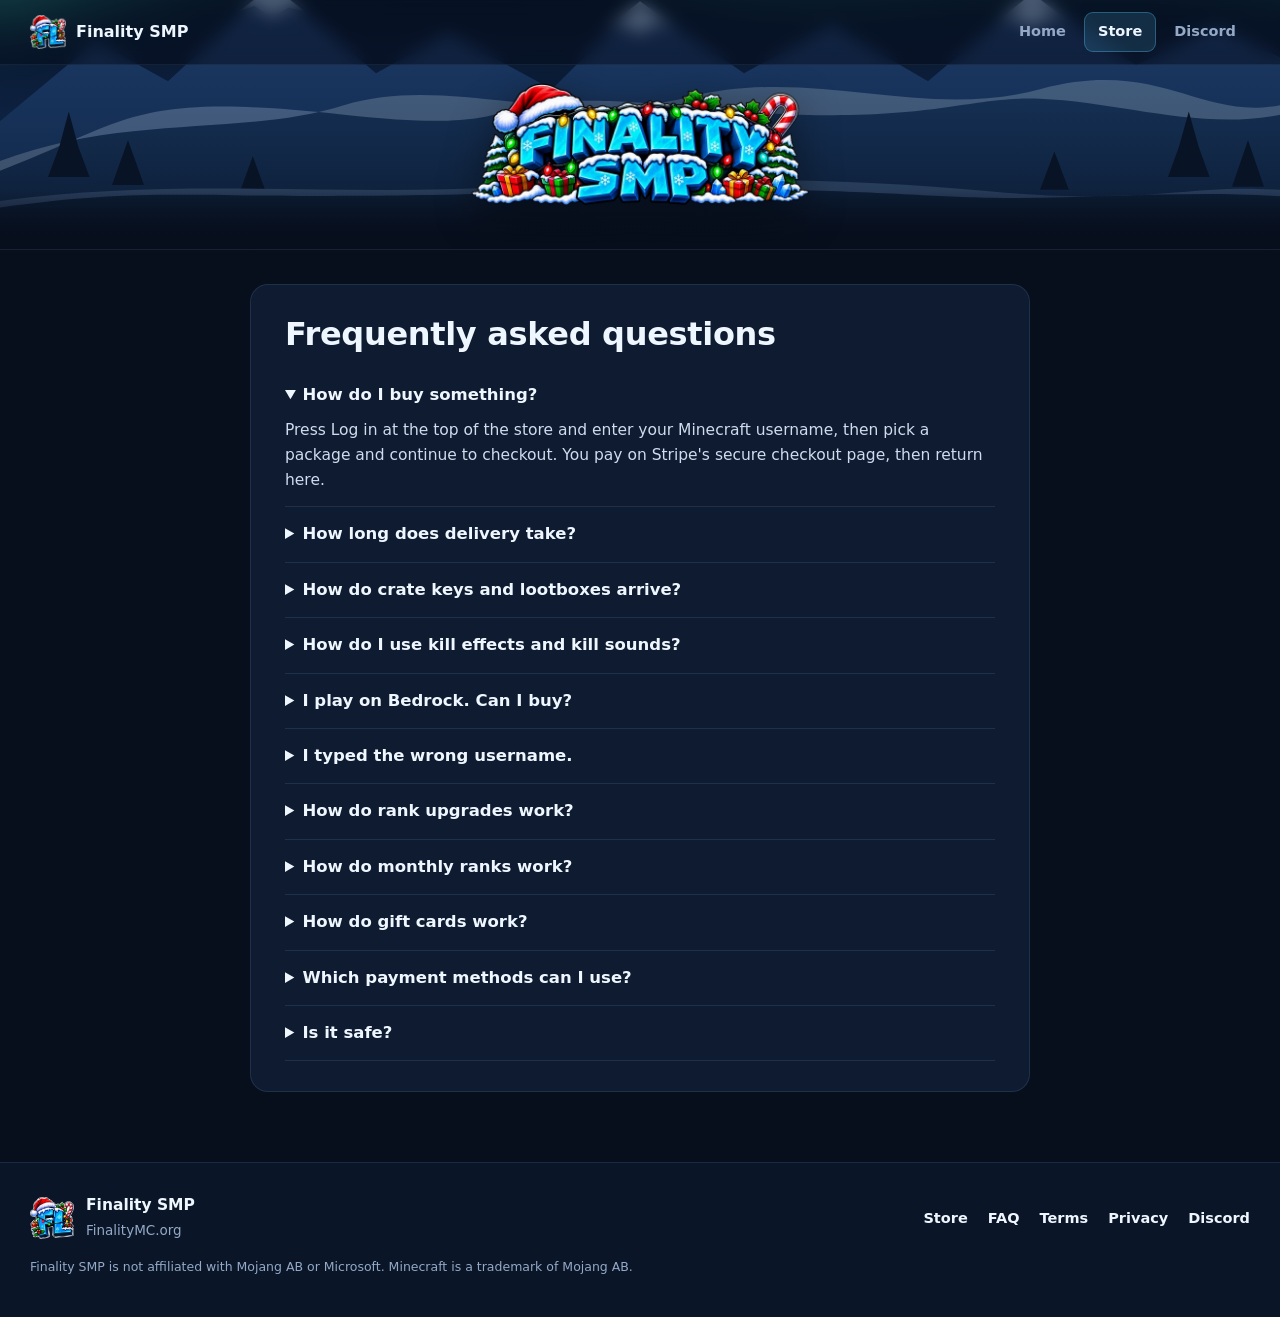
<file: faq.html>
<!doctype html>
<html lang="en">
<head>
<meta charset="utf-8">
<meta name="viewport" content="width=device-width, initial-scale=1">
<meta http-equiv="Content-Security-Policy" content="default-src 'self'; script-src 'self'; style-src 'self' https://fonts.googleapis.com; font-src https://fonts.gstatic.com; img-src 'self' https: data:; base-uri 'none'; form-action 'none'; object-src 'none'">
<title>FAQ · Finality SMP Store</title>
<meta name="theme-color" content="#070e1c">
<link rel="icon" href="assets/img/favicon.png" type="image/png">
<link rel="stylesheet" href="https://fonts.googleapis.com/css2?family=Plus+Jakarta+Sans:wght@400;500;600;700;800&display=swap">
<link rel="stylesheet" href="assets/store.css">
</head>
<body>
<header class="hero compact">
  <nav class="topnav" aria-label="Main">
    <div class="wrap topnav-inner">
      <a class="brand" href="./"><img src="assets/img/logo.webp" alt="" width="36" height="36"><span>Finality SMP</span></a>
      <div class="navlinks">
        <a class="navlink" href="https://guide.finalitymc.org/">Home</a>
        <a class="navlink on" href="./">Store</a>
        <a class="navlink" href="https://discord.gg/tmEXFTuJkz" target="_blank" rel="noopener">Discord</a>
      </div>
    </div>
  </nav>
  <div class="wrap compact-inner"><a href="./" class="compact-banner"><img src="assets/img/banner-sm.webp" alt="Finality SMP" width="700" height="260"></a></div>
</header>
<div class="wrap page"><article>
<h1>Frequently asked questions</h1>
<details class="faq" open><summary>How do I buy something?</summary><p>Press Log in at the top of the store and enter your Minecraft username, then pick a package and continue to checkout. You pay on Stripe's secure checkout page, then return here.</p></details>
<details class="faq"><summary>How long does delivery take?</summary><p>Usually under a minute. If you're offline, your items wait and are delivered automatically when you next join. Bank payments are delivered once the bank confirms them.</p></details>
<details class="faq"><summary>How do crate keys and lootboxes arrive?</summary><p>They go straight into your inventory, so you need to be online with a free slot. If you are offline when you pay, they are delivered the next time you join. Use keys on the crates at spawn, and right-click a lootbox to open it.</p></details>
<details class="faq"><summary>How do I use kill effects and kill sounds?</summary><p>Bundles and the Complete Collection unlock straight away. Type <b>/ke</b> in game and pick the effect or sound you want to equip. They are cosmetic only and change nothing about combat.</p></details>
<details class="faq"><summary>I play on Bedrock. Can I buy?</summary><p>Yes. Choose Bedrock and enter your Xbox gamertag exactly as it appears in game, including spaces.</p></details>
<details class="faq"><summary>I typed the wrong username.</summary><p>Open a ticket on our Discord with the email you paid with and the correct username. We'll move the purchase for you.</p></details>
<details class="faq"><summary>How do rank upgrades work?</summary><p>If you already own a rank, buy the upgrade package and you only pay the difference. Upgrades are checked against your purchase history before they're delivered.</p></details>
<details class="faq"><summary>How do monthly ranks work?</summary><p>Monthly ranks renew automatically each month. Cancel any time from the link in your Stripe receipt email. Your rank stays until the end of the period you've paid for.</p></details>
<details class="faq"><summary>How do gift cards work?</summary><p>After buying a gift card, its owner receives a single-use code in-game. Enter it in the "Add promotion code" box at checkout.</p></details>
<details class="faq"><summary>Which payment methods can I use?</summary><p>Cards, Apple Pay, Google Pay, PayPal and bank payments, depending on your country. You'll see the options available to you at checkout.</p></details>
<details class="faq"><summary>Is it safe?</summary><p>Payments are handled entirely by Stripe, a payment provider used by millions of businesses. Your card details never touch our servers.</p></details>
</article></div>
<footer class="footer">
  <div class="wrap footer-inner">
    <div class="footer-brand"><img src="assets/img/logo.webp" alt="" width="44" height="44"><div><b>Finality SMP</b><span>FinalityMC.org</span></div></div>
    <nav class="footer-links" aria-label="Footer"><a href="./">Store</a><a href="faq.html">FAQ</a><a href="terms.html">Terms</a><a href="privacy.html">Privacy</a><a href="https://discord.gg/tmEXFTuJkz" target="_blank" rel="noopener">Discord</a></nav>
    <p class="legal">Finality SMP is not affiliated with Mojang AB or Microsoft. Minecraft is a trademark of Mojang AB.</p>
  </div>
</footer>
</body>
</html>
</file>
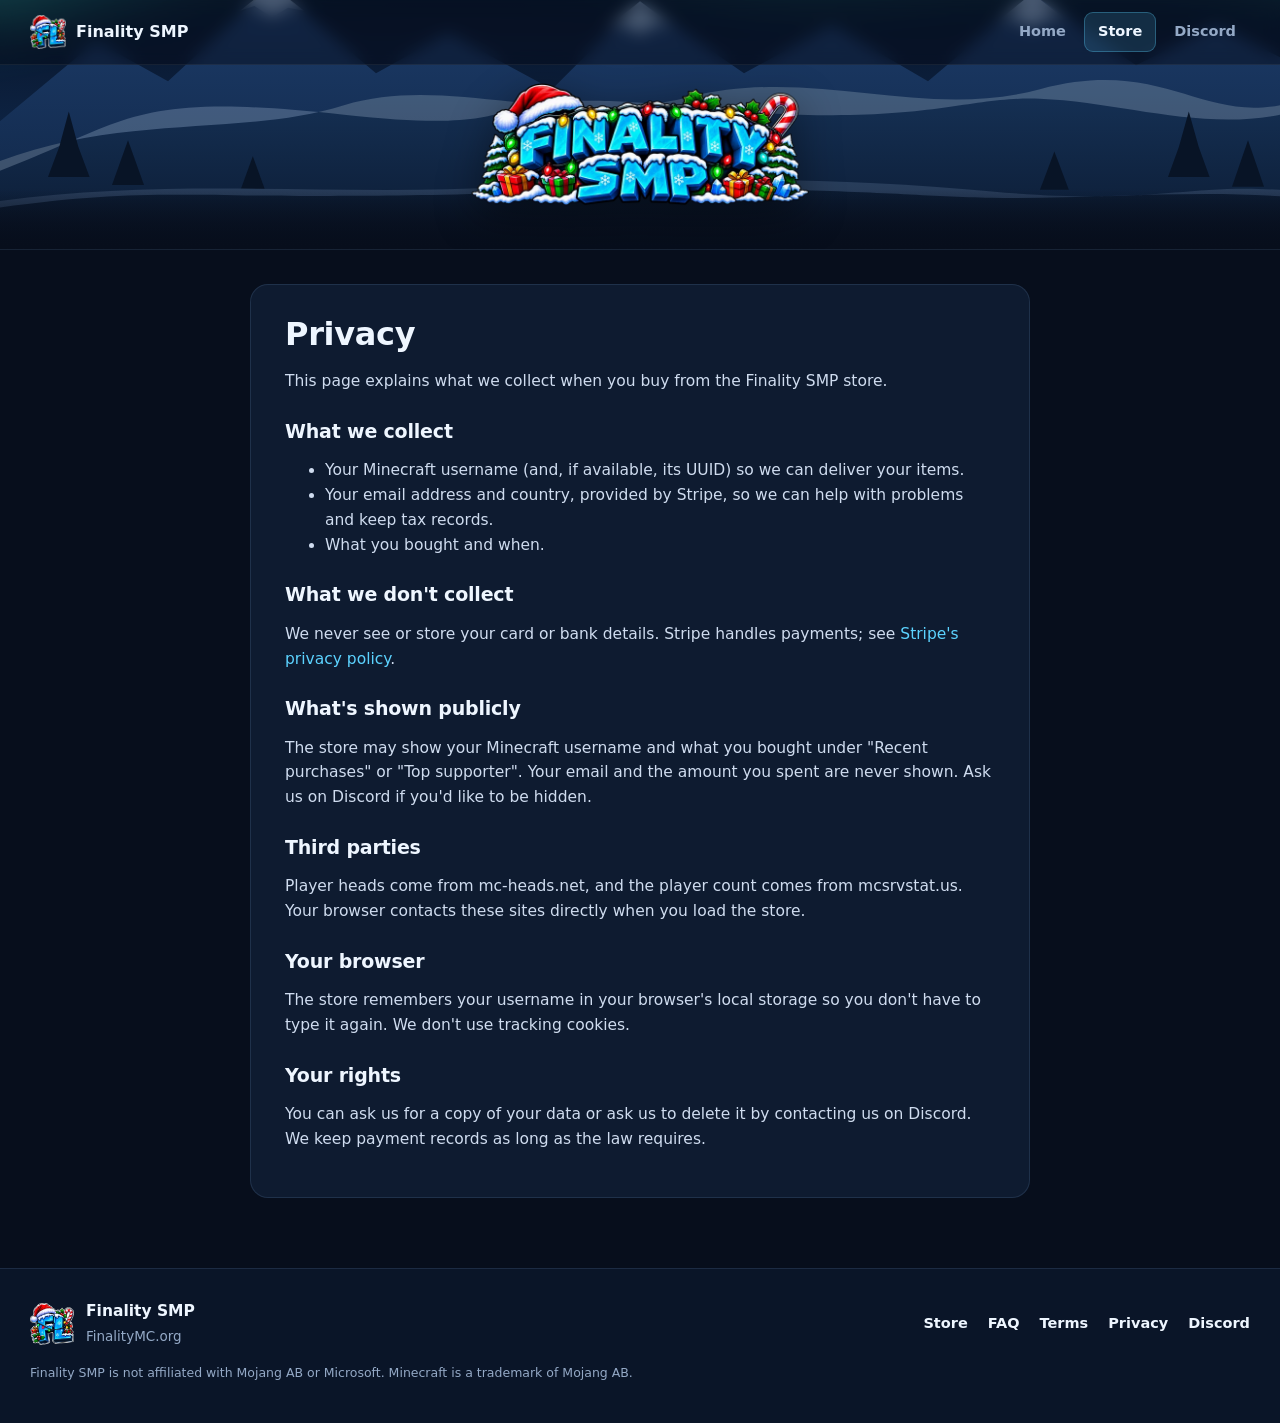
<file: privacy.html>
<!doctype html>
<html lang="en">
<head>
<meta charset="utf-8">
<meta name="viewport" content="width=device-width, initial-scale=1">
<meta http-equiv="Content-Security-Policy" content="default-src 'self'; script-src 'self'; style-src 'self' https://fonts.googleapis.com; font-src https://fonts.gstatic.com; img-src 'self' https: data:; base-uri 'none'; form-action 'none'; object-src 'none'">
<title>Privacy · Finality SMP Store</title>
<meta name="theme-color" content="#070e1c">
<link rel="icon" href="assets/img/favicon.png" type="image/png">
<link rel="stylesheet" href="https://fonts.googleapis.com/css2?family=Plus+Jakarta+Sans:wght@400;500;600;700;800&display=swap">
<link rel="stylesheet" href="assets/store.css">
</head>
<body>
<header class="hero compact">
  <nav class="topnav" aria-label="Main">
    <div class="wrap topnav-inner">
      <a class="brand" href="./"><img src="assets/img/logo.webp" alt="" width="36" height="36"><span>Finality SMP</span></a>
      <div class="navlinks">
        <a class="navlink" href="https://guide.finalitymc.org/">Home</a>
        <a class="navlink on" href="./">Store</a>
        <a class="navlink" href="https://discord.gg/tmEXFTuJkz" target="_blank" rel="noopener">Discord</a>
      </div>
    </div>
  </nav>
  <div class="wrap compact-inner"><a href="./" class="compact-banner"><img src="assets/img/banner-sm.webp" alt="Finality SMP" width="700" height="260"></a></div>
</header>
<div class="wrap page"><article>
<h1>Privacy</h1>
<p>This page explains what we collect when you buy from the Finality SMP store.</p>
<h2>What we collect</h2>
<ul>
<li>Your Minecraft username (and, if available, its UUID) so we can deliver your items.</li>
<li>Your email address and country, provided by Stripe, so we can help with problems and keep tax records.</li>
<li>What you bought and when.</li>
</ul>
<h2>What we don't collect</h2>
<p>We never see or store your card or bank details. Stripe handles payments; see <a href="https://stripe.com/privacy" rel="noopener noreferrer">Stripe's privacy policy</a>.</p>
<h2>What's shown publicly</h2>
<p>The store may show your Minecraft username and what you bought under "Recent purchases" or "Top supporter". Your email and the amount you spent are never shown. Ask us on Discord if you'd like to be hidden.</p>
<h2>Third parties</h2>
<p>Player heads come from mc-heads.net, and the player count comes from mcsrvstat.us. Your browser contacts these sites directly when you load the store.</p>
<h2>Your browser</h2>
<p>The store remembers your username in your browser's local storage so you don't have to type it again. We don't use tracking cookies.</p>
<h2>Your rights</h2>
<p>You can ask us for a copy of your data or ask us to delete it by contacting us on Discord. We keep payment records as long as the law requires.</p>
</article></div>
<footer class="footer">
  <div class="wrap footer-inner">
    <div class="footer-brand"><img src="assets/img/logo.webp" alt="" width="44" height="44"><div><b>Finality SMP</b><span>FinalityMC.org</span></div></div>
    <nav class="footer-links" aria-label="Footer"><a href="./">Store</a><a href="faq.html">FAQ</a><a href="terms.html">Terms</a><a href="privacy.html">Privacy</a><a href="https://discord.gg/tmEXFTuJkz" target="_blank" rel="noopener">Discord</a></nav>
    <p class="legal">Finality SMP is not affiliated with Mojang AB or Microsoft. Minecraft is a trademark of Mojang AB.</p>
  </div>
</footer>
</body>
</html>
</file>
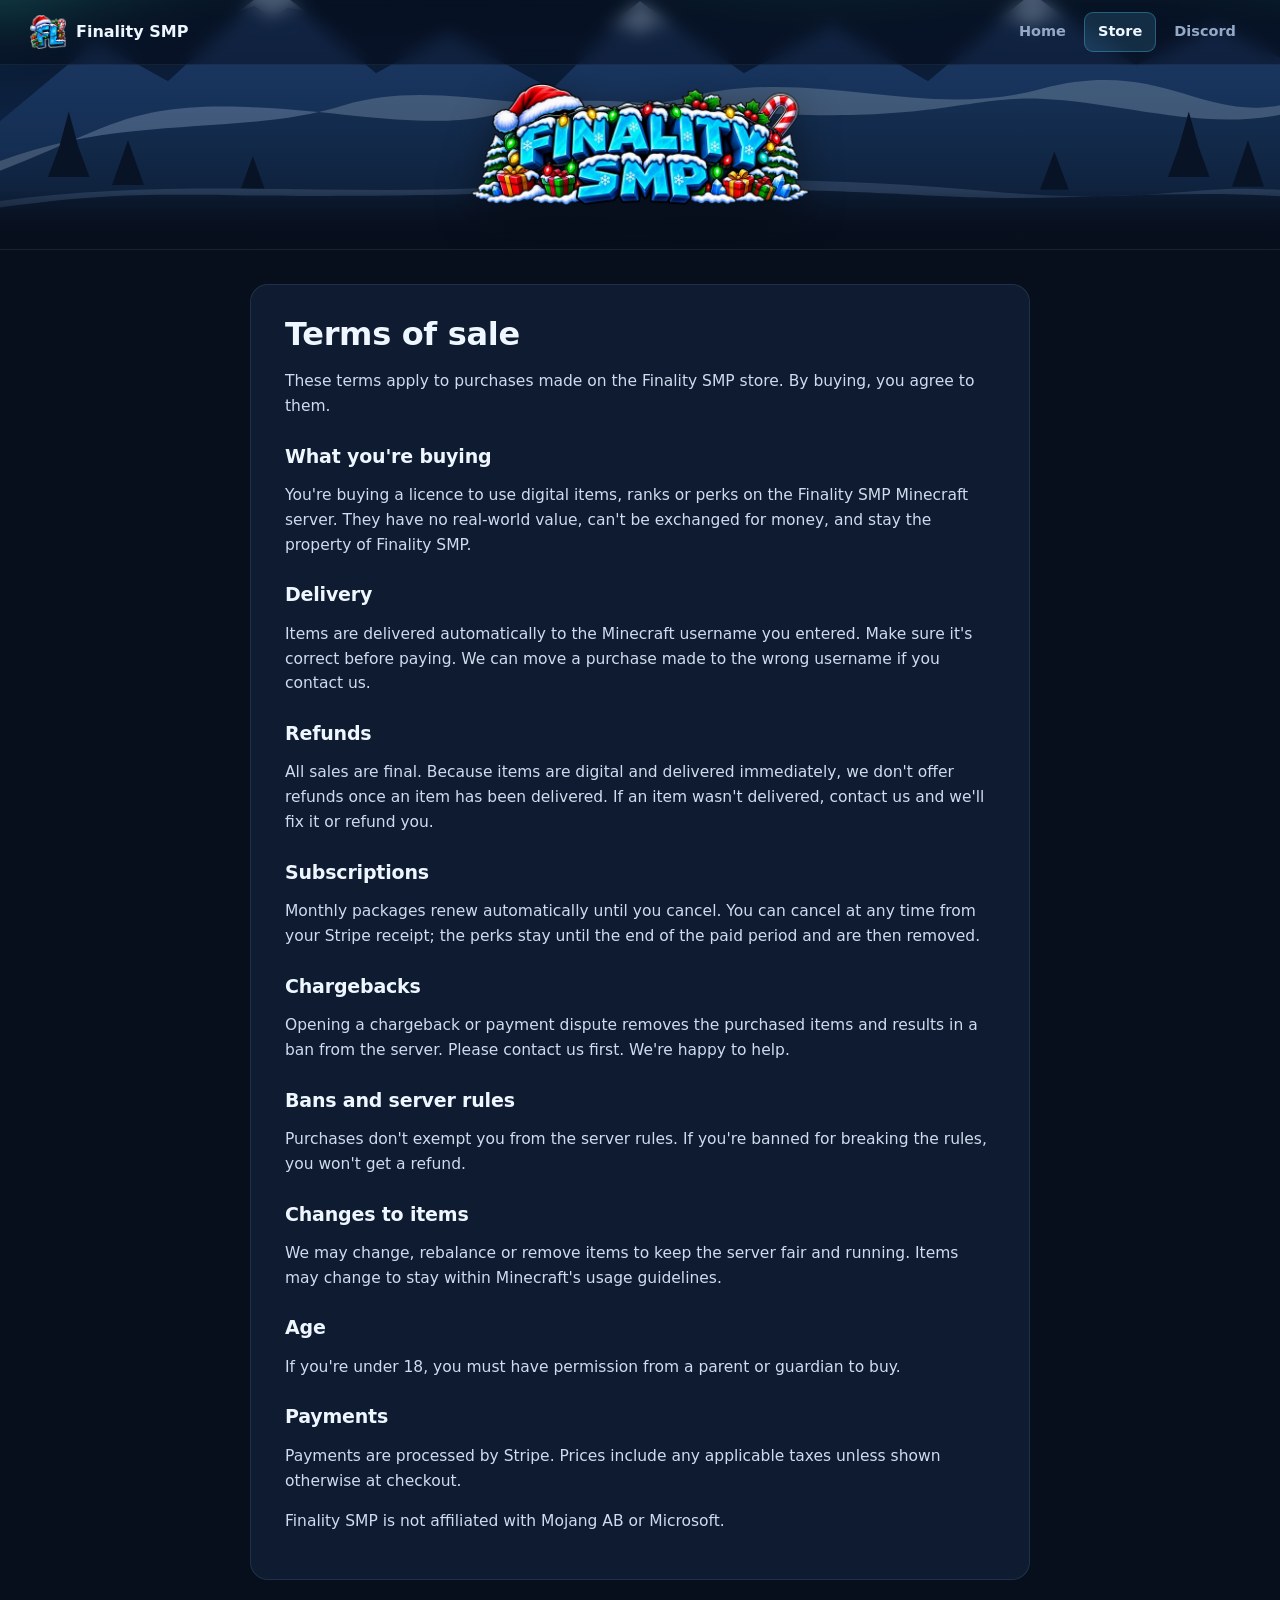
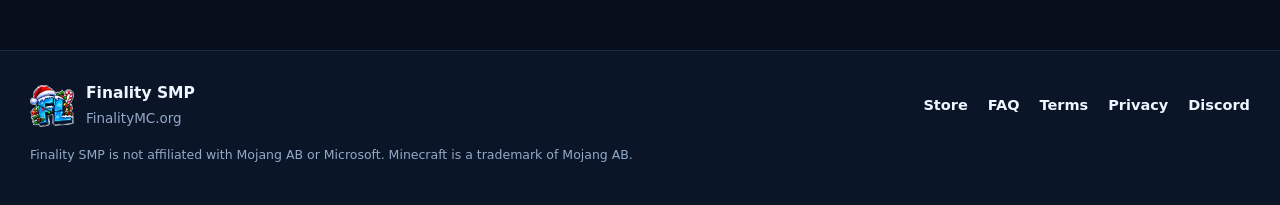
<file: terms.html>
<!doctype html>
<html lang="en">
<head>
<meta charset="utf-8">
<meta name="viewport" content="width=device-width, initial-scale=1">
<meta http-equiv="Content-Security-Policy" content="default-src 'self'; script-src 'self'; style-src 'self' https://fonts.googleapis.com; font-src https://fonts.gstatic.com; img-src 'self' https: data:; base-uri 'none'; form-action 'none'; object-src 'none'">
<title>Terms · Finality SMP Store</title>
<meta name="theme-color" content="#070e1c">
<link rel="icon" href="assets/img/favicon.png" type="image/png">
<link rel="stylesheet" href="https://fonts.googleapis.com/css2?family=Plus+Jakarta+Sans:wght@400;500;600;700;800&display=swap">
<link rel="stylesheet" href="assets/store.css">
</head>
<body>
<header class="hero compact">
  <nav class="topnav" aria-label="Main">
    <div class="wrap topnav-inner">
      <a class="brand" href="./"><img src="assets/img/logo.webp" alt="" width="36" height="36"><span>Finality SMP</span></a>
      <div class="navlinks">
        <a class="navlink" href="https://guide.finalitymc.org/">Home</a>
        <a class="navlink on" href="./">Store</a>
        <a class="navlink" href="https://discord.gg/tmEXFTuJkz" target="_blank" rel="noopener">Discord</a>
      </div>
    </div>
  </nav>
  <div class="wrap compact-inner"><a href="./" class="compact-banner"><img src="assets/img/banner-sm.webp" alt="Finality SMP" width="700" height="260"></a></div>
</header>
<div class="wrap page"><article>
<h1>Terms of sale</h1>
<p>These terms apply to purchases made on the Finality SMP store. By buying, you agree to them.</p>
<h2>What you're buying</h2>
<p>You're buying a licence to use digital items, ranks or perks on the Finality SMP Minecraft server. They have no real-world value, can't be exchanged for money, and stay the property of Finality SMP.</p>
<h2>Delivery</h2>
<p>Items are delivered automatically to the Minecraft username you entered. Make sure it's correct before paying. We can move a purchase made to the wrong username if you contact us.</p>
<h2>Refunds</h2>
<p>All sales are final. Because items are digital and delivered immediately, we don't offer refunds once an item has been delivered. If an item wasn't delivered, contact us and we'll fix it or refund you.</p>
<h2>Subscriptions</h2>
<p>Monthly packages renew automatically until you cancel. You can cancel at any time from your Stripe receipt; the perks stay until the end of the paid period and are then removed.</p>
<h2>Chargebacks</h2>
<p>Opening a chargeback or payment dispute removes the purchased items and results in a ban from the server. Please contact us first. We're happy to help.</p>
<h2>Bans and server rules</h2>
<p>Purchases don't exempt you from the server rules. If you're banned for breaking the rules, you won't get a refund.</p>
<h2>Changes to items</h2>
<p>We may change, rebalance or remove items to keep the server fair and running. Items may change to stay within Minecraft's usage guidelines.</p>
<h2>Age</h2>
<p>If you're under 18, you must have permission from a parent or guardian to buy.</p>
<h2>Payments</h2>
<p>Payments are processed by Stripe. Prices include any applicable taxes unless shown otherwise at checkout.</p>
<p>Finality SMP is not affiliated with Mojang AB or Microsoft.</p>
</article></div>
<footer class="footer">
  <div class="wrap footer-inner">
    <div class="footer-brand"><img src="assets/img/logo.webp" alt="" width="44" height="44"><div><b>Finality SMP</b><span>FinalityMC.org</span></div></div>
    <nav class="footer-links" aria-label="Footer"><a href="./">Store</a><a href="faq.html">FAQ</a><a href="terms.html">Terms</a><a href="privacy.html">Privacy</a><a href="https://discord.gg/tmEXFTuJkz" target="_blank" rel="noopener">Discord</a></nav>
    <p class="legal">Finality SMP is not affiliated with Mojang AB or Microsoft. Minecraft is a trademark of Mojang AB.</p>
  </div>
</footer>
</body>
</html>
</file>
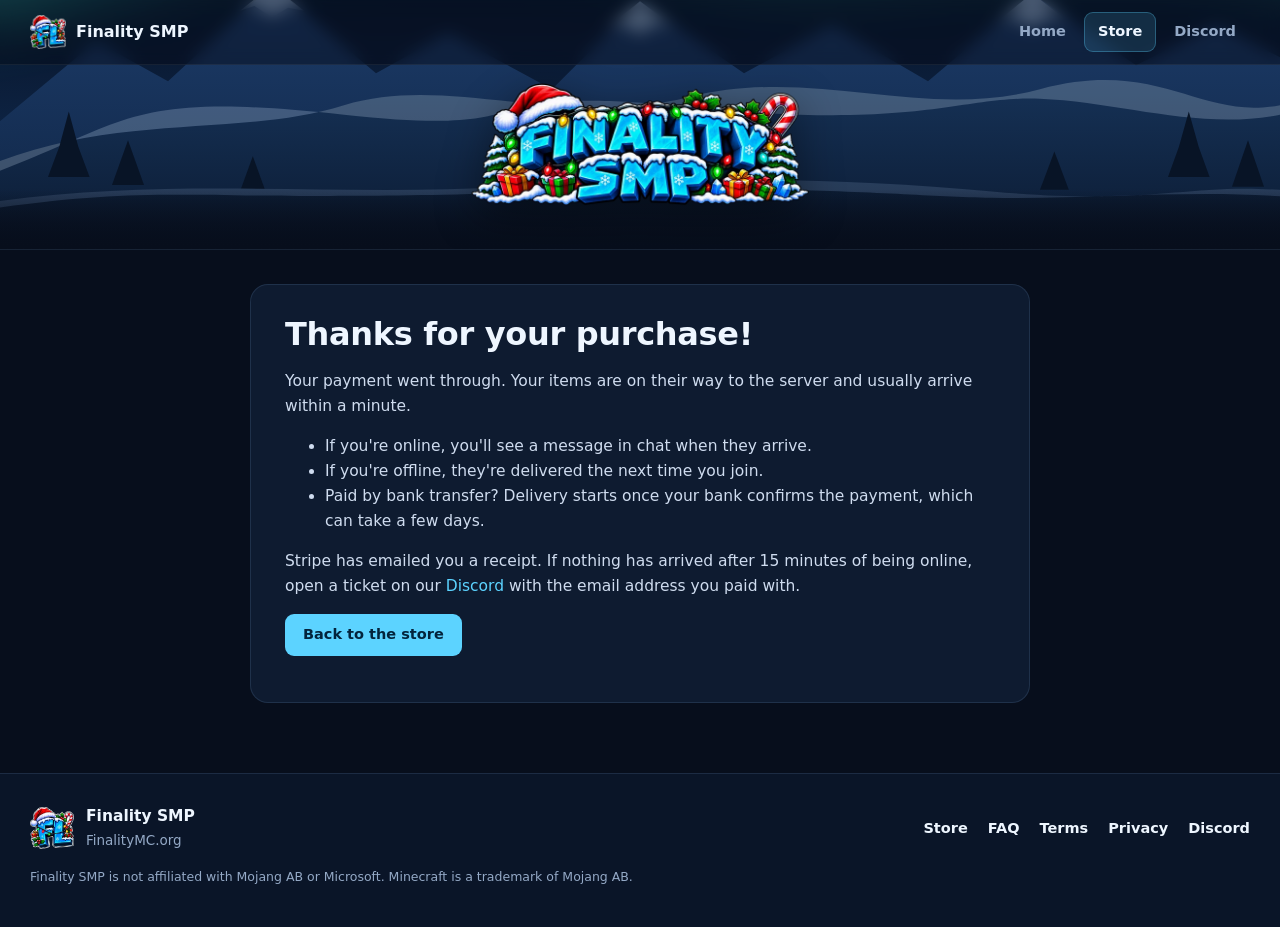
<file: thanks.html>
<!doctype html>
<html lang="en">
<head>
<meta charset="utf-8">
<meta name="viewport" content="width=device-width, initial-scale=1">
<meta http-equiv="Content-Security-Policy" content="default-src 'self'; script-src 'self'; style-src 'self' https://fonts.googleapis.com; font-src https://fonts.gstatic.com; img-src 'self' https: data:; base-uri 'none'; form-action 'none'; object-src 'none'">
<title>Thank you · Finality SMP Store</title>
<meta name="theme-color" content="#070e1c">
<link rel="icon" href="assets/img/favicon.png" type="image/png">
<link rel="stylesheet" href="https://fonts.googleapis.com/css2?family=Plus+Jakarta+Sans:wght@400;500;600;700;800&display=swap">
<link rel="stylesheet" href="assets/store.css">
</head>
<body>
<header class="hero compact">
  <nav class="topnav" aria-label="Main">
    <div class="wrap topnav-inner">
      <a class="brand" href="./"><img src="assets/img/logo.webp" alt="" width="36" height="36"><span>Finality SMP</span></a>
      <div class="navlinks">
        <a class="navlink" href="https://guide.finalitymc.org/">Home</a>
        <a class="navlink on" href="./">Store</a>
        <a class="navlink" href="https://discord.gg/tmEXFTuJkz" target="_blank" rel="noopener">Discord</a>
      </div>
    </div>
  </nav>
  <div class="wrap compact-inner"><a href="./" class="compact-banner"><img src="assets/img/banner-sm.webp" alt="Finality SMP" width="700" height="260"></a></div>
</header>
<div class="wrap page"><article>
<h1>Thanks for your purchase!</h1>
<p>Your payment went through. Your items are on their way to the server and usually arrive within a minute.</p>
<ul>
<li>If you're online, you'll see a message in chat when they arrive.</li>
<li>If you're offline, they're delivered the next time you join.</li>
<li>Paid by bank transfer? Delivery starts once your bank confirms the payment, which can take a few days.</li>
</ul>
<p>Stripe has emailed you a receipt. If nothing has arrived after 15 minutes of being online, open a ticket on our <a href="https://discord.gg/tmEXFTuJkz" target="_blank" rel="noopener">Discord</a> with the email address you paid with.</p>
<p><a class="btn" href="./">Back to the store</a></p>
</article></div>
<footer class="footer">
  <div class="wrap footer-inner">
    <div class="footer-brand"><img src="assets/img/logo.webp" alt="" width="44" height="44"><div><b>Finality SMP</b><span>FinalityMC.org</span></div></div>
    <nav class="footer-links" aria-label="Footer"><a href="./">Store</a><a href="faq.html">FAQ</a><a href="terms.html">Terms</a><a href="privacy.html">Privacy</a><a href="https://discord.gg/tmEXFTuJkz" target="_blank" rel="noopener">Discord</a></nav>
    <p class="legal">Finality SMP is not affiliated with Mojang AB or Microsoft. Minecraft is a trademark of Mojang AB.</p>
  </div>
</footer>
</body>
</html>
</file>
<file: assets/store.css>
/* Finality SMP store — winter theme. Colours are tokens; a future theme only swaps this block and the art. */
:root {
  --night: #070e1c;
  --night-2: #0a1528;
  --panel: #0e1b30;
  --panel-2: #13243f;
  --panel-3: #1a2f50;
  --line: rgba(150, 190, 245, .13);
  --line-2: rgba(150, 190, 245, .22);
  --snow: #eef6ff;
  --muted: #94a9c6;
  --ice: #5cd3ff;
  --ice-2: #36b6f0;
  --ice-ink: #03243c;
  --holly: #e2343f;
  --gold: #ffcc4d;
  --pine: #2fbf6a;
  --r-lg: 18px;
  --r: 12px;
  --r-sm: 9px;
  --shadow: 0 10px 30px rgba(0, 0, 0, .28);
  --font: 'Plus Jakarta Sans', system-ui, -apple-system, 'Segoe UI', sans-serif;
  color-scheme: dark;
}

* { box-sizing: border-box; }
[hidden] { display: none !important; }
html { -webkit-text-size-adjust: 100%; scroll-behavior: smooth; }
body { margin: 0; background: var(--night); color: var(--snow); font: 15.5px/1.6 var(--font); -webkit-font-smoothing: antialiased; }
img { max-width: 100%; display: block; }
a { color: var(--ice); text-decoration: none; }
a:hover { text-decoration: underline; }
h1, h2, h3 { margin: 0; line-height: 1.2; font-weight: 800; letter-spacing: -.01em; }
:focus-visible { outline: 2px solid var(--ice); outline-offset: 3px; border-radius: 6px; }
.wrap { width: min(1220px, 100% - 32px); margin-inline: auto; }
.sr { position: absolute; width: 1px; height: 1px; overflow: hidden; clip: rect(0 0 0 0); white-space: nowrap; }
.muted { color: var(--muted); }
.skip { position: absolute; left: 16px; top: -60px; background: var(--ice); color: var(--ice-ink); padding: 8px 14px; border-radius: 8px; z-index: 100; font-weight: 700; }
.skip:focus { top: 12px; }

/* ---------- ribbons ---------- */
.ribbon { text-align: center; font-size: 13.5px; font-weight: 600; padding: 8px 16px; background: #3b2a06; color: #ffe29a; border-bottom: 1px solid rgba(255, 204, 77, .3); }
.ribbon.notice { background: linear-gradient(90deg, #7a1620, #b3222d, #7a1620); color: #fff; border: 0; }
.ribbon.sale { background: linear-gradient(90deg, #0b4a6e, #1688c4, #0b4a6e); color: #fff; border: 0; font-weight: 600; }
.ribbon.sale b { font-weight: 800; letter-spacing: .02em; text-transform: uppercase; }
.ribbon.sale .sale-left { color: #cdeeff; white-space: nowrap; }

/* ---------- hero ---------- */
.hero { position: relative; overflow: hidden; background: #050b18 url('img/hero-bg.svg') center bottom / cover no-repeat; border-bottom: 1px solid var(--line); }
.hero::after { content: ""; position: absolute; inset: auto 0 0; height: 90px; background: linear-gradient(transparent, var(--night)); pointer-events: none; }
.snow { position: absolute; inset: 0; width: 100%; height: 100%; pointer-events: none; z-index: 1; }
.topnav { position: relative; z-index: 3; border-bottom: 1px solid rgba(255, 255, 255, .06); background: rgba(5, 11, 24, .45); backdrop-filter: blur(8px); }
.topnav-inner { display: flex; align-items: center; gap: 16px; min-height: 64px; }
.brand { display: flex; align-items: center; gap: 10px; color: var(--snow); font-weight: 800; font-size: 16px; }
.brand:hover { text-decoration: none; }
.brand img { width: 36px; height: 36px; object-fit: contain; }
.navlinks { display: flex; gap: 4px; margin-left: auto; }
.navlink { color: var(--muted); font-weight: 700; font-size: 14.5px; padding: 8px 14px; border-radius: var(--r-sm); }
.navlink:hover { color: var(--snow); background: rgba(255, 255, 255, .06); text-decoration: none; }
.navlink.on { color: var(--snow); background: rgba(92, 211, 255, .14); box-shadow: inset 0 0 0 1px rgba(92, 211, 255, .3); }
.basket-btn { position: relative; width: 42px; height: 42px; border-radius: var(--r-sm); border: 1px solid var(--line-2); background: rgba(255, 255, 255, .04); color: var(--snow); cursor: pointer; display: grid; place-items: center; }
.basket-btn svg { width: 20px; height: 20px; fill: none; stroke: currentColor; stroke-width: 1.8; stroke-linejoin: round; stroke-linecap: round; }
.basket-btn .count { position: absolute; top: -6px; right: -6px; min-width: 19px; height: 19px; padding: 0 5px; border-radius: 999px; background: var(--holly); color: #fff; font-size: 11.5px; font-weight: 800; line-height: 19px; }

.hero-inner { position: relative; z-index: 2; display: grid; grid-template-columns: 1fr minmax(0, 620px) 1fr; align-items: center; gap: 24px; padding: 26px 0 56px; }
.banner { margin: 0; }
.banner img { width: 100%; height: auto; filter: drop-shadow(0 18px 30px rgba(0, 0, 0, .45)); }
.hero-block { position: relative; display: flex; align-items: center; gap: 14px; padding: 16px 18px; border-radius: var(--r-lg); background: rgba(10, 21, 40, .72); border: 1px solid var(--line-2); color: var(--snow); font: inherit; text-align: left; cursor: pointer; backdrop-filter: blur(6px); transition: border-color .15s, transform .15s; max-width: 300px; width: 100%; }
.hero-block:first-child { justify-self: end; }
.hero-block:last-child { justify-self: start; }
.hero-block:hover { border-color: rgba(92, 211, 255, .55); text-decoration: none; transform: translateY(-1px); }
.hero-ico { width: 46px; height: 46px; flex: none; border-radius: 13px; display: grid; place-items: center; background: rgba(92, 211, 255, .14); color: var(--ice); }
.hero-ico.discord { background: rgba(88, 101, 242, .2); color: #a4adff; }
.hero-ico svg { width: 24px; height: 24px; fill: none; stroke: currentColor; stroke-width: 1.8; stroke-linecap: round; }
.hero-ico.discord svg { fill: currentColor; stroke: none; }
.hero-txt { display: flex; flex-direction: column; min-width: 0; }
.hero-txt b { font-size: 16.5px; font-weight: 800; }
.hero-txt small { color: var(--muted); font-size: 13px; }
.tag { position: absolute; top: -11px; right: 14px; display: inline-flex; align-items: center; gap: 6px; padding: 2px 10px; border-radius: 999px; font-size: 12px; font-weight: 800; background: var(--pine); color: #04210f; }
#discord-tag { background: #5865f2; color: #fff; }
.tag .dot { width: 7px; height: 7px; border-radius: 50%; background: #04210f; opacity: .7; }
.tag.off { background: #3a4a63; color: var(--snow); }

/* ---------- player bar ---------- */
.playerbar { position: relative; z-index: 2; margin-top: -30px; display: flex; align-items: center; gap: 14px; padding: 14px 16px; border-radius: var(--r-lg); background: var(--panel); border: 1px solid var(--line); box-shadow: var(--shadow); }
.pb-avatar { width: 46px; height: 46px; border-radius: 10px; background: var(--panel-2); object-fit: contain; image-rendering: pixelated; }
.pb-text { display: flex; flex-direction: column; min-width: 0; margin-right: auto; }
.pb-text b { font-size: 16px; }
.pb-text span { color: var(--muted); font-size: 13.5px; }

/* ---------- buttons ---------- */
.btn { display: inline-flex; align-items: center; justify-content: center; gap: 8px; min-height: 42px; padding: 0 18px; border-radius: var(--r-sm); border: 0; background: var(--ice); color: var(--ice-ink); font: inherit; font-weight: 800; font-size: 14.5px; cursor: pointer; text-decoration: none; white-space: nowrap; transition: background .15s; }
.btn:hover { background: #82deff; text-decoration: none; }
.btn.ghost { background: transparent; color: var(--snow); box-shadow: inset 0 0 0 1px var(--line-2); }
.btn.ghost:hover { background: rgba(255, 255, 255, .05); }
.btn.block { width: 100%; }
.btn.lg { min-height: 50px; font-size: 16px; }
.btn[disabled] { opacity: .5; cursor: not-allowed; }

/* ---------- layout ---------- */
.layout { display: grid; grid-template-columns: minmax(0, 1fr) 320px; gap: 24px; padding: 26px 0 64px; align-items: start; }
.sidebar { display: grid; gap: 16px; position: sticky; top: 16px; }
.panel { background: var(--panel); border: 1px solid var(--line); border-radius: var(--r-lg); padding: 18px; }
.panel h2 { font-size: 15px; margin-bottom: 12px; }
.loading { display: flex; align-items: center; gap: 12px; color: var(--muted); padding: 40px 0; }
.spinner { width: 20px; height: 20px; border-radius: 50%; border: 2px solid var(--line-2); border-top-color: var(--ice); animation: spin .8s linear infinite; }
@keyframes spin { to { transform: rotate(360deg); } }

/* sidebar widgets */
.goal-bar { height: 10px; border-radius: 99px; background: var(--panel-3); overflow: hidden; }
.goal-bar i { display: block; height: 100%; width: 0; border-radius: inherit; background: linear-gradient(90deg, var(--ice-2), var(--ice)); transition: width .8s ease; }
#goal-text { margin: 10px 0 0; font-size: 13.5px; }
.top { display: flex; gap: 12px; align-items: center; }
.top img { width: 56px; height: 56px; border-radius: 10px; image-rendering: pixelated; background: var(--panel-2); }
.top b { display: block; font-size: 16px; }
.top span { font-size: 13px; }
.recent { list-style: none; margin: 0; padding: 0; display: grid; gap: 12px; }
.recent li { display: flex; gap: 10px; align-items: center; font-size: 14px; min-width: 0; }
.recent img { width: 34px; height: 34px; border-radius: 7px; image-rendering: pixelated; background: var(--panel-2); flex: none; }
.recent div { min-width: 0; }
.recent b { display: block; font-size: 14px; }
.recent span { display: block; color: var(--muted); font-size: 12.5px; white-space: nowrap; overflow: hidden; text-overflow: ellipsis; }
.secure p { margin: 0 0 12px; color: var(--muted); font-size: 14px; }
.secure p b { color: var(--snow); }
.methods { display: flex; flex-wrap: wrap; gap: 6px; }
.methods span { font-size: 12px; font-weight: 700; padding: 3px 9px; border-radius: 6px; background: var(--panel-2); color: var(--muted); border: 1px solid var(--line); }

/* ---------- home ---------- */
.intro { background: var(--panel); border: 1px solid var(--line); border-radius: var(--r-lg); padding: 24px 26px; margin-bottom: 22px; }
.intro h2 { font-size: 22px; margin-bottom: 10px; }
.intro p { margin: 0 0 10px; color: #cfdcef; max-width: 68ch; }
.intro p:last-child { margin-bottom: 0; }
.section-title { display: flex; align-items: baseline; justify-content: space-between; gap: 12px; margin: 0 0 14px; }
.section-title h2 { font-size: 19px; }
.cat-grid { display: grid; grid-template-columns: repeat(auto-fill, minmax(220px, 1fr)); gap: 14px; }
.cat-tile { position: relative; display: flex; flex-direction: column; justify-content: flex-end; min-height: 190px; padding: 18px; border-radius: var(--r-lg); overflow: hidden; color: var(--snow); background: linear-gradient(180deg, var(--panel-2), var(--panel)); border: 1px solid var(--line); transition: border-color .15s, transform .15s; isolation: isolate; }
.cat-tile:hover { border-color: rgba(92, 211, 255, .5); transform: translateY(-2px); text-decoration: none; }
.cat-tile img { position: absolute; top: 8px; right: 8px; width: 62%; height: 70%; object-fit: contain; z-index: -1; transition: transform .25s; }
.cat-tile:hover img { transform: scale(1.05) rotate(-2deg); }
.cat-tile b { font-size: 18px; font-weight: 800; }
.cat-tile span { color: var(--muted); font-size: 13.5px; }
.policies { display: grid; grid-template-columns: repeat(3, minmax(0, 1fr)); gap: 14px; margin-top: 22px; }
.policy { background: var(--panel); border: 1px solid var(--line); border-radius: var(--r); padding: 16px; }
.policy b { display: block; margin-bottom: 4px; font-size: 14.5px; }
.policy p { margin: 0; color: var(--muted); font-size: 13.5px; }

/* ---------- category ---------- */
.crumbs { display: flex; gap: 8px; align-items: center; font-size: 13.5px; color: var(--muted); margin-bottom: 10px; }
.crumbs a { color: var(--muted); }
.crumbs a:hover { color: var(--snow); }
.cat-head { margin-bottom: 18px; }
.cat-head h2 { font-size: 26px; }
.cat-head p { margin: 6px 0 0; color: var(--muted); max-width: 70ch; }
.cat-tabs { display: flex; gap: 6px; overflow-x: auto; padding-bottom: 4px; margin-bottom: 18px; scrollbar-width: thin; }
.cat-tabs a { flex: none; padding: 7px 14px; border-radius: 999px; font-size: 13.5px; font-weight: 700; color: var(--muted); border: 1px solid var(--line); }
.cat-tabs a:hover { color: var(--snow); text-decoration: none; border-color: var(--line-2); }
.cat-tabs a.on { background: var(--snow); color: var(--night); border-color: var(--snow); }
.pkg-grid { display: grid; grid-template-columns: repeat(auto-fill, minmax(240px, 1fr)); gap: 16px; }
.pkg { position: relative; display: flex; flex-direction: column; background: linear-gradient(180deg, var(--panel-2), var(--panel) 60%); border: 1px solid var(--line); border-radius: var(--r-lg); padding: 16px; transition: border-color .15s, transform .15s; }
.pkg:hover { border-color: rgba(92, 211, 255, .45); transform: translateY(-2px); }
.pkg-art { aspect-ratio: 4 / 3; display: grid; place-items: center; margin: -4px -4px 10px; cursor: pointer; border: 0; background: none; padding: 0; }
.pkg-art img { width: 100%; height: 100%; object-fit: contain; transition: transform .25s; }
.pkg:hover .pkg-art img { transform: scale(1.04); }
.badge { position: absolute; top: 14px; left: 14px; z-index: 1; font-size: 11.5px; font-weight: 800; letter-spacing: .02em; padding: 3px 9px; border-radius: 7px; background: var(--holly); color: #fff; }
.badge.gold { background: var(--gold); color: #3a2800; }
.pkg h3 { font-size: 17px; font-weight: 800; }
.pkg .req { font-size: 12.5px; color: var(--gold); font-weight: 700; margin-top: 2px; }
.pkg .req.bad { color: #fca5a5; }
.pkg .req.ok { color: #86efac; }
.pkg.locked { border-color: rgba(248, 113, 113, .55); box-shadow: 0 0 0 1px rgba(248, 113, 113, .25), 0 0 30px rgba(248, 113, 113, .22); }
.pkg.locked .pkg-art img { filter: grayscale(.45) brightness(.85); }
.pkg .btn:disabled { opacity: .55; cursor: not-allowed; }
.pkg .perks { list-style: none; padding: 0; margin: 10px 0 0; display: grid; gap: 5px; font-size: 13.5px; color: #c4d3e8; }
.pkg .perks li { display: flex; gap: 8px; align-items: baseline; }
.pkg .perks li::before { content: ""; width: 5px; height: 5px; border-radius: 1px; background: var(--ice); flex: none; transform: translateY(-2px) rotate(45deg); }
.pkg-foot { margin-top: auto; padding-top: 14px; display: grid; gap: 10px; }
.price { display: flex; align-items: baseline; gap: 8px; flex-wrap: wrap; }
.price b { font-size: 21px; font-weight: 800; }
.price s { color: var(--muted); font-size: 14px; }
.price small { color: var(--muted); font-size: 13.5px; font-weight: 600; }
.price .sale-tag { font-size: 12px; font-weight: 800; padding: 2px 7px; border-radius: 6px; background: #1688c4; color: #fff; align-self: center; }
.basket-sale { margin: 10px 0 0; padding: 9px 12px; border-radius: 9px; background: rgba(22, 136, 196, .14); color: #bfe6ff; font-size: 13.5px; font-weight: 600; }
.pkg-actions { display: grid; grid-template-columns: 1fr auto; gap: 8px; }
.more-btn { min-width: 42px; padding: 0 12px; }

/* ---------- dialogs ---------- */
dialog { width: min(820px, 100% - 24px); max-height: calc(100dvh - 32px); padding: 0; border: 1px solid var(--line-2); border-radius: 22px; background: var(--night-2); color: var(--snow); box-shadow: 0 30px 80px rgba(0, 0, 0, .6); }
dialog::backdrop { background: rgba(2, 6, 14, .72); backdrop-filter: blur(3px); }
#login-dialog { width: min(440px, 100% - 24px); }
#basket-dialog { width: min(540px, 100% - 24px); }
.dlg { position: relative; padding: 26px; overflow: auto; max-height: calc(100dvh - 34px); }
.close { position: absolute; top: 12px; right: 12px; width: 38px; height: 38px; border-radius: 50%; border: 0; background: rgba(255, 255, 255, .06); color: var(--snow); font-size: 24px; line-height: 1; cursor: pointer; z-index: 2; }
.close:hover { background: rgba(255, 255, 255, .12); }
.login-dlg { text-align: center; }
.login-head { width: 72px; height: 72px; margin: 0 auto 12px; border-radius: 14px; object-fit: contain; image-rendering: pixelated; background: var(--panel-2); }
.login-dlg h2 { font-size: 22px; margin-bottom: 6px; }
.login-dlg .muted { font-size: 14px; margin: 0 0 16px; }
.seg { display: grid; grid-template-columns: 1fr 1fr; gap: 4px; padding: 4px; border-radius: var(--r); background: var(--panel); border: 1px solid var(--line); margin-bottom: 12px; }
.seg button { border: 0; background: none; color: var(--muted); font: inherit; font-weight: 700; padding: 9px 10px; border-radius: 8px; cursor: pointer; }
.seg button[aria-checked="true"] { background: var(--panel-3); color: var(--snow); box-shadow: 0 1px 0 rgba(255, 255, 255, .06) inset; }
.seg.sm button { padding: 7px 10px; font-size: 13.5px; }
input[type=text] { width: 100%; min-height: 46px; padding: 0 14px; border-radius: var(--r-sm); border: 1px solid var(--line-2); background: var(--panel); color: var(--snow); font: inherit; }
input[type=text]::placeholder { color: #6f83a1; }
input[type=text]:focus { outline: none; border-color: var(--ice); box-shadow: 0 0 0 3px rgba(92, 211, 255, .18); }
.err { color: #ff9aa2; font-size: 13.5px; min-height: 1.4em; margin: 8px 0; }
.err:empty { min-height: 0; margin: 4px 0; }

.pkg-dlg { padding: 0; }
.pd-grid { display: grid; grid-template-columns: 300px minmax(0, 1fr); }
.pd-art { position: relative; display: grid; place-items: center; padding: 24px; background: radial-gradient(circle at 50% 55%, rgba(92, 211, 255, .14), transparent 70%), var(--panel); border-right: 1px solid var(--line); }
.pd-art img { width: 100%; max-height: 260px; object-fit: contain; }
.pd-info { padding: 26px 28px 18px; }
.crumb { margin: 0 0 4px; color: var(--muted); font-size: 13px; font-weight: 700; }
.pd-info h2 { font-size: 26px; margin-bottom: 8px; padding-right: 40px; }
.pd-price { margin-bottom: 12px; }
.pd-req { margin: 0 0 12px; padding: 9px 12px; border-radius: var(--r-sm); background: rgba(255, 204, 77, .1); border: 1px solid rgba(255, 204, 77, .3); color: #ffe29a; font-size: 13.5px; }
.pd-req.bad { background: rgba(248, 113, 113, .1); border-color: rgba(248, 113, 113, .35); color: #fecaca; }
.desc p { margin: 0 0 10px; color: #cfdcef; }
.desc ul { list-style: none; margin: 0 0 10px; padding: 0; display: grid; gap: 6px; }
.desc li { display: flex; gap: 10px; align-items: baseline; color: #dbe6f5; }
.desc li b, .desc p b { color: #fff; font-weight: 700; }
.desc .d-head { margin: 16px 0 8px; font-size: 12.5px; letter-spacing: .08em; text-transform: uppercase; color: var(--ice); }
.desc .d-head:first-child { margin-top: 0; }
.desc .d-tip { margin: 14px 0 10px; padding: 9px 12px; border-radius: var(--r-sm); background: rgba(92, 211, 255, .08); border: 1px solid rgba(92, 211, 255, .22); color: #dff3ff; font-size: 14px; }
.desc .d-img { display: block; width: 100%; max-width: 460px; height: auto; border-radius: 6px; margin: 4px 0 10px; box-shadow: 0 6px 20px rgba(0, 0, 0, .35); }
.desc ul.perks { gap: 5px; }
.desc li::before { content: ""; width: 6px; height: 6px; border-radius: 1px; background: var(--ice); flex: none; transform: translateY(-2px) rotate(45deg); }
.pd-contents { padding: 20px 28px; border-top: 1px solid var(--line); }
.pd-contents h3 { font-size: 15px; margin-bottom: 12px; }
.contents { list-style: none; margin: 0; padding: 0; display: grid; grid-template-columns: repeat(auto-fill, minmax(150px, 1fr)); gap: 10px; }
.contents li { display: flex; flex-direction: column; gap: 8px; padding: 10px; border-radius: var(--r); background: var(--panel); border: 1px solid var(--line); }
.contents .c-img { aspect-ratio: 1; border-radius: 9px; overflow: hidden; background: radial-gradient(circle at 50% 55%, var(--panel-3), var(--night-2)); display: grid; place-items: center; }
.contents .c-img img { width: 100%; height: 100%; object-fit: cover; }
.contents .c-img img.sprite { object-fit: contain; padding: 14%; }
.contents b { font-size: 13.5px; line-height: 1.3; }
.contents span { font-size: 12.5px; color: var(--muted); line-height: 1.35; }
.also { display: flex; flex-wrap: wrap; gap: 8px; align-items: center; margin-top: 12px; }
.contents[hidden] + .also { margin-top: 0; }
.also-label { color: var(--muted); font-size: 13px; font-weight: 700; }
.also-label:empty { display: none; }
.chip { font-size: 13px; font-weight: 600; padding: 5px 11px; border-radius: 999px; background: var(--panel); border: 1px solid var(--line); color: #dbe6f5; }
.pd-buy { padding: 20px 28px 26px; border-top: 1px solid var(--line); background: var(--night); }
.options { display: grid; gap: 8px; margin-bottom: 12px; }
.option { display: flex; align-items: center; gap: 12px; padding: 12px 14px; border-radius: var(--r); border: 1px solid var(--line-2); cursor: pointer; }
.option input { accent-color: var(--ice); width: 18px; height: 18px; margin: 0; }
.option:has(input:checked) { border-color: var(--ice); background: rgba(92, 211, 255, .07); }
.option .o-label { display: flex; flex-direction: column; }
.option .o-label small { color: var(--muted); }
.option .o-amt { margin-left: auto; font-weight: 800; }
.gift { margin-bottom: 12px; border: 1px solid var(--line); border-radius: var(--r); padding: 10px 14px; }
.gift summary { cursor: pointer; font-weight: 700; font-size: 14.5px; }
.gift-row { display: grid; grid-template-columns: 180px 1fr; gap: 8px; margin-top: 10px; }
.gift-row .seg { margin: 0; }
.fine { margin: 12px 0 0; color: var(--muted); font-size: 12.5px; text-align: center; }
.basket-list { list-style: none; padding: 0; margin: 16px 0; display: grid; gap: 10px; }
.basket-list li { display: flex; align-items: center; gap: 10px; padding: 10px; border-radius: var(--r); background: var(--panel); }
.basket-list img { width: 44px; height: 44px; object-fit: contain; }
.basket-list .bl-name { display: flex; flex-direction: column; margin-right: auto; }
.basket-list small { color: var(--muted); }
.link { background: none; border: 0; color: var(--muted); font: inherit; font-size: 13px; text-decoration: underline; cursor: pointer; }

/* ---------- footer & pages ---------- */
.footer { border-top: 1px solid var(--line); background: var(--night-2); padding: 30px 0 40px; }
.footer-inner { display: grid; grid-template-columns: auto 1fr; gap: 14px 28px; align-items: center; }
.footer-brand { display: flex; align-items: center; gap: 12px; }
.footer-brand img { width: 44px; height: 44px; object-fit: contain; }
.footer-brand b { display: block; }
.footer-brand span { color: var(--muted); font-size: 13.5px; }
.footer-links { display: flex; gap: 20px; flex-wrap: wrap; justify-content: flex-end; }
.footer-links a { color: var(--snow); font-weight: 600; font-size: 14.5px; }
.legal { grid-column: 1 / -1; margin: 0; color: var(--muted); font-size: 12.5px; }
.page { padding: 34px 0 70px; }
.page article { max-width: 780px; margin-inline: auto; background: var(--panel); border: 1px solid var(--line); border-radius: var(--r-lg); padding: 30px 34px; }
.page h1 { font-size: 32px; margin-bottom: 14px; }
.page h2 { font-size: 19px; margin: 26px 0 8px; }
.page p, .page li { color: #cfdcef; }
details.faq { border-bottom: 1px solid var(--line); padding: 14px 0; }
details.faq summary { cursor: pointer; font-weight: 700; font-size: 16.5px; }
details.faq p { margin: 10px 0 0; }
.toast { position: fixed; left: 50%; bottom: 24px; transform: translateX(-50%); z-index: 50; background: var(--snow); color: var(--night); padding: 10px 18px; border-radius: 999px; font-weight: 800; box-shadow: var(--shadow); }
.empty-state { padding: 40px; text-align: center; color: var(--muted); background: var(--panel); border: 1px dashed var(--line-2); border-radius: var(--r-lg); }

/* ---------- responsive ---------- */
@media (max-width: 1080px) {
  .hero-inner { grid-template-columns: 1fr 1fr; }
  .banner { grid-column: 1 / -1; grid-row: 1; max-width: 620px; justify-self: center; }
  .hero-block, .hero-block:first-child, .hero-block:last-child { justify-self: stretch; max-width: none; }
  .layout { grid-template-columns: 1fr; }
  .sidebar { position: static; grid-template-columns: repeat(auto-fit, minmax(240px, 1fr)); }
}
@media (max-width: 720px) {
  body { font-size: 15px; }
  .brand span { display: none; }
  .navlink { padding: 8px 10px; }
  .hero-inner { grid-template-columns: 1fr; padding: 16px 0 50px; gap: 14px; }
  .hero-block { padding: 12px 14px; }
  .playerbar { flex-wrap: wrap; }
  .playerbar .btn { flex: 1; }
  .pd-grid { grid-template-columns: 1fr; }
  .pd-art { border-right: 0; border-bottom: 1px solid var(--line); padding: 18px; }
  .pd-art img { max-height: 180px; }
  .pd-info, .pd-contents, .pd-buy { padding-left: 18px; padding-right: 18px; }
  .policies { grid-template-columns: 1fr; }
  .gift-row { grid-template-columns: 1fr; }
  .footer-inner { grid-template-columns: 1fr; }
  .footer-links { justify-content: flex-start; }
  .page article { padding: 22px 18px; }
  .contents { grid-template-columns: repeat(2, minmax(0, 1fr)); }
  .cat-grid { grid-template-columns: repeat(2, minmax(0, 1fr)); gap: 10px; }
  .cat-tile { min-height: 150px; padding: 14px; }
  .cat-tile b { font-size: 16px; }
  .cat-tile img { width: 78%; height: 62%; }
  .intro { padding: 20px; }
  .intro h2 { font-size: 19px; }
}
@media (prefers-reduced-motion: reduce) {
  *, *::before, *::after { transition: none !important; animation: none !important; scroll-behavior: auto !important; }
  .snow { display: none; }
}

/* compact header for info pages */
.hero.compact::after { height: 60px; }
.compact-inner { position: relative; z-index: 2; display: flex; justify-content: center; padding: 18px 0 40px; }
.compact-banner img { width: min(340px, 70vw); height: auto; filter: drop-shadow(0 12px 22px rgba(0, 0, 0, .45)); }

/* basket quantities + total */
.basket-list .qty { display: flex; align-items: center; border-radius: 9px; background: var(--panel-3); overflow: hidden; }
.basket-list .qty button { width: 30px; height: 32px; border: 0; background: transparent; color: inherit; font-size: 17px; font-weight: 700; cursor: pointer; }
.basket-list .qty button:hover:not(:disabled) { background: rgba(255,255,255,.08); }
.basket-list .qty button:disabled { opacity: .35; cursor: default; }
.basket-list .qty input { width: 38px; height: 32px; border: 0; background: transparent; color: inherit; text-align: center; font: inherit; font-weight: 700; -moz-appearance: textfield; }
.basket-list .qty input::-webkit-outer-spin-button, .basket-list .qty input::-webkit-inner-spin-button { -webkit-appearance: none; margin: 0; }
.basket-list .bl-amt { min-width: 72px; text-align: right; }
.basket-total { display: flex; justify-content: space-between; align-items: baseline; margin: 0 2px 10px; font-size: 16px; }
.basket-total b { font-size: 20px; }
/* spend ranks progress */
.basket-spend { margin: 0 0 10px; padding: 11px 13px; border-radius: 10px; background: linear-gradient(135deg, rgba(46, 204, 113, .12), rgba(110, 60, 170, .14)); border: 1px solid rgba(46, 204, 113, .25); }
.basket-spend p { margin: 0 0 8px; font-size: 13.5px; line-height: 1.45; }
.basket-spend small { display: block; color: var(--muted); margin-top: 3px; }
.bs-bar { position: relative; height: 8px; border-radius: 99px; background: var(--panel-3); overflow: hidden; }
.bs-bar i { position: absolute; top: 0; left: 0; height: 100%; width: 0; border-radius: inherit; background: linear-gradient(90deg, #2ecc71, #55efc4); transition: width .6s ease, left .6s ease; }
.bs-bar i.pend { background: repeating-linear-gradient(45deg, rgba(85, 239, 196, .55) 0 6px, rgba(85, 239, 196, .25) 6px 12px); border-radius: 0 99px 99px 0; }
.sr-emerald { color: #2ecc71; }
.sr-obsidian { color: #b48cff; }

/* best deals */
.pkg-grid.deals { margin-bottom: 28px; }
.pkg-grid.deals .pkg { position: relative; outline: 1px solid rgba(255, 196, 0, .28); }
.deal-save { position: absolute; top: 10px; right: 10px; z-index: 2; padding: 3px 9px; border-radius: 99px; background: linear-gradient(90deg, #ffb300, #ffd54f); color: #241a00; font-size: 12px; font-weight: 800; letter-spacing: .02em; }
/* goes well with (package dialog) */
.pd-pair { margin: 4px 0 12px; }
.pd-pair h3 { margin: 0 0 8px; font-size: 13px; text-transform: uppercase; letter-spacing: .06em; color: var(--muted); }
.pair-list { display: grid; gap: 8px; }
.pair { display: flex; align-items: center; gap: 10px; padding: 8px 10px; border-radius: 10px; background: var(--panel); }
.pair img { width: 38px; height: 38px; object-fit: contain; }
.pair-txt { display: flex; flex-direction: column; margin-right: auto; min-width: 0; }
.pair-txt small { color: var(--muted); }
.btn.sm { padding: 6px 12px; font-size: 13px; min-height: 0; }
/* basket hints */
.basket-hints { display: grid; gap: 8px; margin: 0 0 10px; }
.hint { display: flex; align-items: center; gap: 10px; padding: 9px 12px; border-radius: 10px; background: var(--panel); border: 1px dashed rgba(255, 255, 255, .12); }
.hint p { margin: 0; font-size: 13.5px; line-height: 1.45; flex: 1; }
.hint.done { border-style: solid; border-color: rgba(46, 204, 113, .35); }
.hint-ico { font-size: 18px; }
.basket-list .bl-name { flex: 1 1 110px; min-width: 0; }
.basket-list .qty, .basket-list .bl-amt, .basket-list .link { flex-shrink: 0; }
.fixed-note { margin: 6px 0 0; font-size: 12.5px; color: var(--muted); }
</file>
